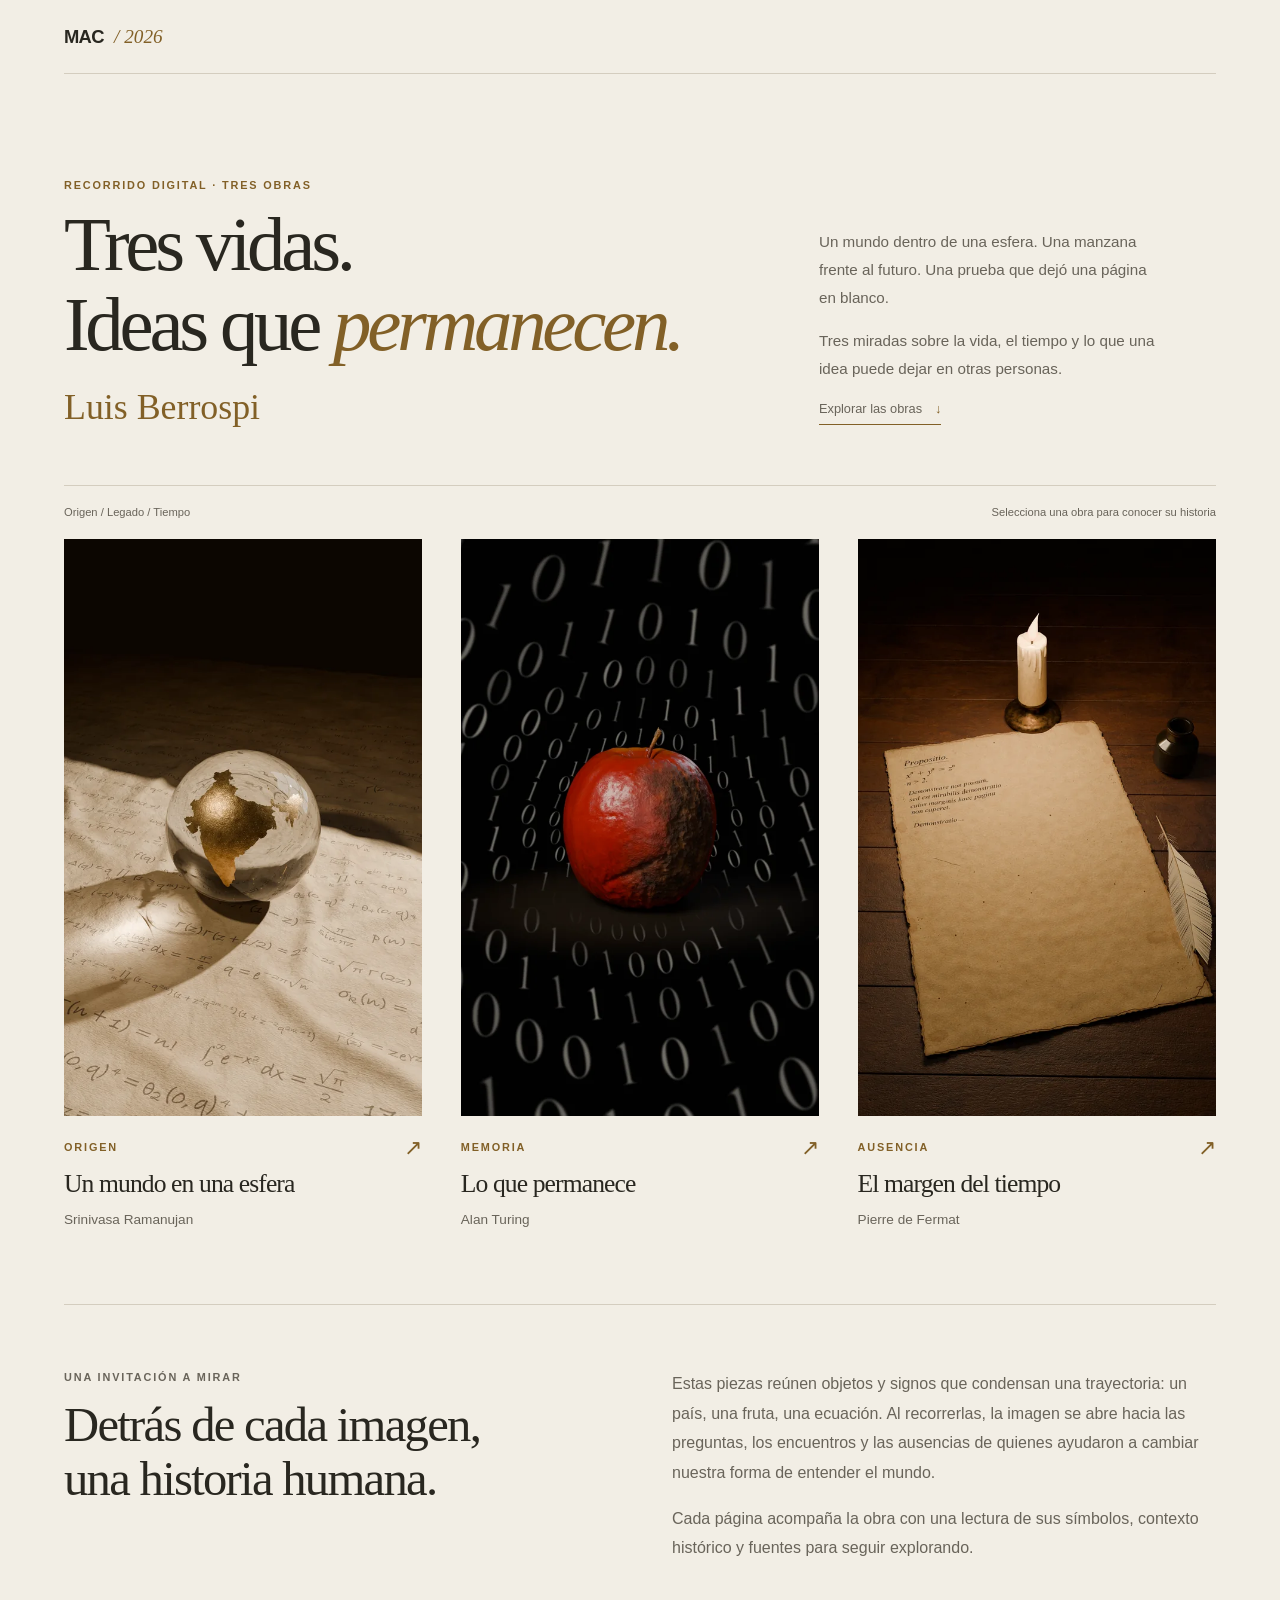
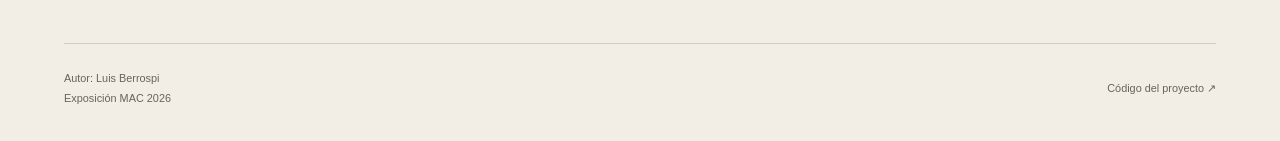
<file: index.html>
<!doctype html>
<html lang="es"><head>
<meta charset="utf-8"><meta name="viewport" content="width=device-width, initial-scale=1">
<meta name="author" content="Luis Berrospi">
<title>Arte, ciencia y memoria · MAC 2026</title>
<meta name="description" content="Tres obras sobre Ramanujan, Turing y Fermat: el origen de una mirada, la persistencia de un legado y el tiempo de una demostración.">
<meta name="theme-color" content="#f2eee5">
<link rel="canonical" href="https://lender512.github.io/mac-2026-obras/">
<meta property="og:type" content="website">
<meta property="og:title" content="Arte, ciencia y memoria · MAC 2026">
<meta property="og:description" content="Tres obras sobre Ramanujan, Turing y Fermat: el origen de una mirada, la persistencia de un legado y el tiempo de una demostración.">
<meta property="og:url" content="https://lender512.github.io/mac-2026-obras/">
<meta property="og:locale" content="es_PE">
<meta property="og:image" content="https://lender512.github.io/mac-2026-obras/assets/images/ramanujan.webp">
<meta property="og:image:alt" content="Obra digital de la exposición MAC 2026">
<meta name="twitter:card" content="summary_large_image">
<link rel="icon" type="image/svg+xml" href="assets/favicon.svg">
<link rel="stylesheet" href="assets/site.css">
<script src="assets/site.js" defer></script>
</head><body data-theme="home"><a class="skip" href="#contenido">Saltar al contenido</a>
<div class="shell"><header class="site-header"><span class="brand"><strong>MAC</strong><span>/ 2026</span></span></header></div><main id="contenido" class="shell"><section class="home-intro" aria-labelledby="titulo"><div><p class="eyebrow">Recorrido digital · Tres obras</p><h1 id="titulo">Tres vidas.<br>Ideas que <em>permanecen.</em></h1><p class="author-subtitle">Luis Berrospi</p></div><div class="intro-note"><p>Un mundo dentro de una esfera. Una manzana frente al futuro. Una prueba que dejó una página en blanco.</p><p>Tres miradas sobre la vida, el tiempo y lo que una idea puede dejar en otras personas.</p><a class="text-link" href="#obras">Explorar las obras <span aria-hidden="true">↓</span></a></div></section>
    <section id="obras" aria-label="Las tres obras"><div class="gallery-heading"><p>Origen / Legado / Tiempo</p><p>Selecciona una obra para conocer su historia</p></div><div class="gallery"><a class="gallery-piece" href="ramanujan/"><div class="gallery-image"><img src="assets/images/ramanujan-600.webp" srcset="assets/images/ramanujan-600.webp 600w, assets/images/ramanujan.webp 1600w" sizes="(max-width: 640px) calc(100vw - 40px), (max-width: 1440px) 28vw, 400px" width="1600" height="2574" alt="Una esfera de cristal con el mapa de India en oro sobre un papel cubierto de fórmulas matemáticas; una luz diagonal atraviesa la escena."></div>
        <div class="gallery-meta"><span class="eyebrow">Origen</span><span class="arrow" aria-hidden="true">↗</span></div><h2>Un mundo en una esfera</h2><p class="artist">Srinivasa Ramanujan</p></a><a class="gallery-piece" href="turing/"><div class="gallery-image"><img src="assets/images/turing-600.webp" srcset="assets/images/turing-600.webp 600w, assets/images/turing.webp 1600w" sizes="(max-width: 640px) calc(100vw - 40px), (max-width: 1440px) 28vw, 400px" width="1600" height="2574" alt="Una manzana roja podrida y arrugada en el centro de un fondo negro de ceros y unos en espiral, cada vez más grandes hacia los bordes."></div>
        <div class="gallery-meta"><span class="eyebrow">Memoria</span><span class="arrow" aria-hidden="true">↗</span></div><h2>Lo que permanece</h2><p class="artist">Alan Turing</p></a><a class="gallery-piece" href="fermat/"><div class="gallery-image"><img src="assets/images/fermat-600.webp" srcset="assets/images/fermat-600.webp 600w, assets/images/fermat.webp 1600w" sizes="(max-width: 640px) calc(100vw - 40px), (max-width: 1440px) 28vw, 400px" width="1600" height="2574" alt="Un manuscrito envejecido sobre madera oscura, junto a una vela encendida, un tintero y una pluma de ave. En la esquina superior izquierda, una ecuación y una demostración apenas iniciada dejan casi toda la hoja vacía."></div>
        <div class="gallery-meta"><span class="eyebrow">Ausencia</span><span class="arrow" aria-hidden="true">↗</span></div><h2>El margen del tiempo</h2><p class="artist">Pierre de Fermat</p></a></div></section>
    <section class="home-ending" aria-labelledby="mirada"><div><p class="eyebrow">Una invitación a mirar</p><h2 id="mirada">Detrás de cada imagen,<br>una historia humana.</h2></div><div><p>Estas piezas reúnen objetos y signos que condensan una trayectoria: un país, una fruta, una ecuación. Al recorrerlas, la imagen se abre hacia las preguntas, los encuentros y las ausencias de quienes ayudaron a cambiar nuestra forma de entender el mundo.</p><p>Cada página acompaña la obra con una lectura de sus símbolos, contexto histórico y fuentes para seguir explorando.</p></div></section></main><div class="shell"><footer class="site-footer"><span>Autor: Luis Berrospi<br>Exposición MAC 2026</span><div class="footer-links"><a href="https://github.com/lender512/mac-2026-obras">Código del proyecto ↗</a></div></footer></div></body></html>
</file>
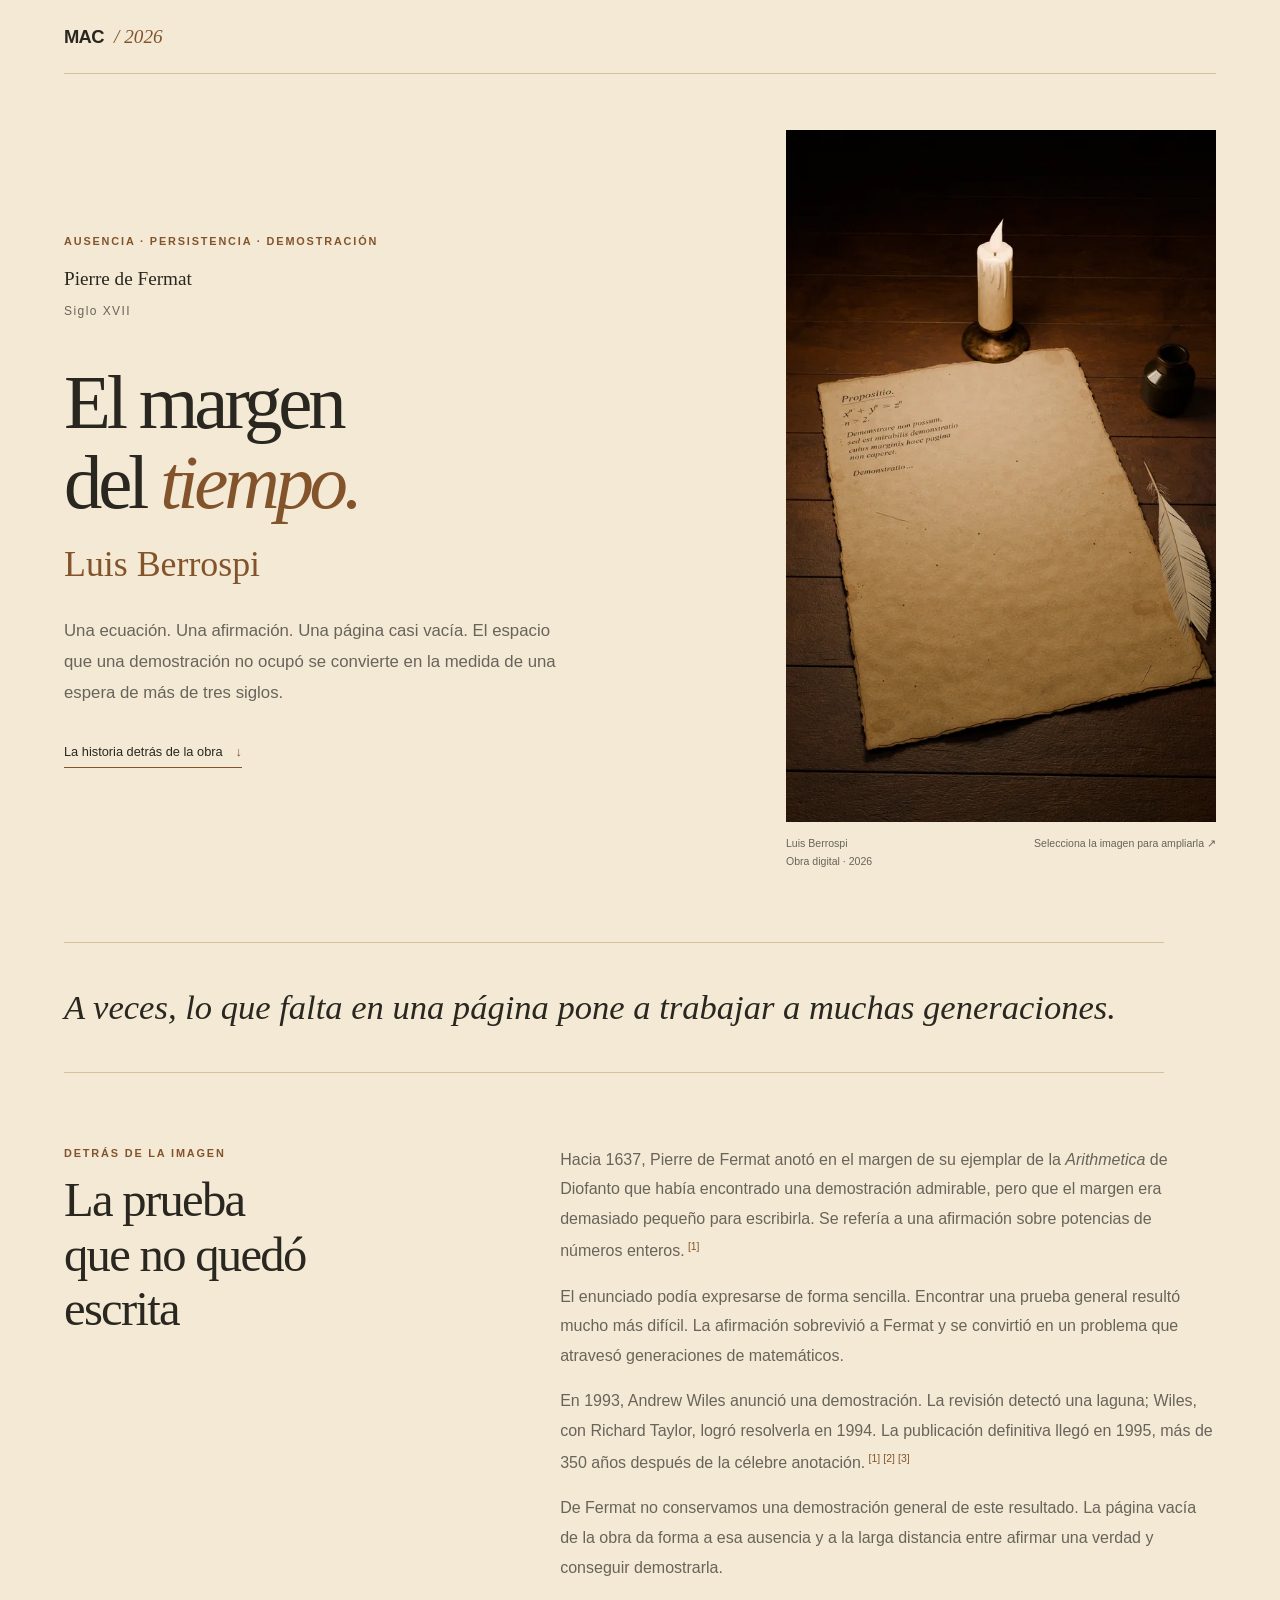
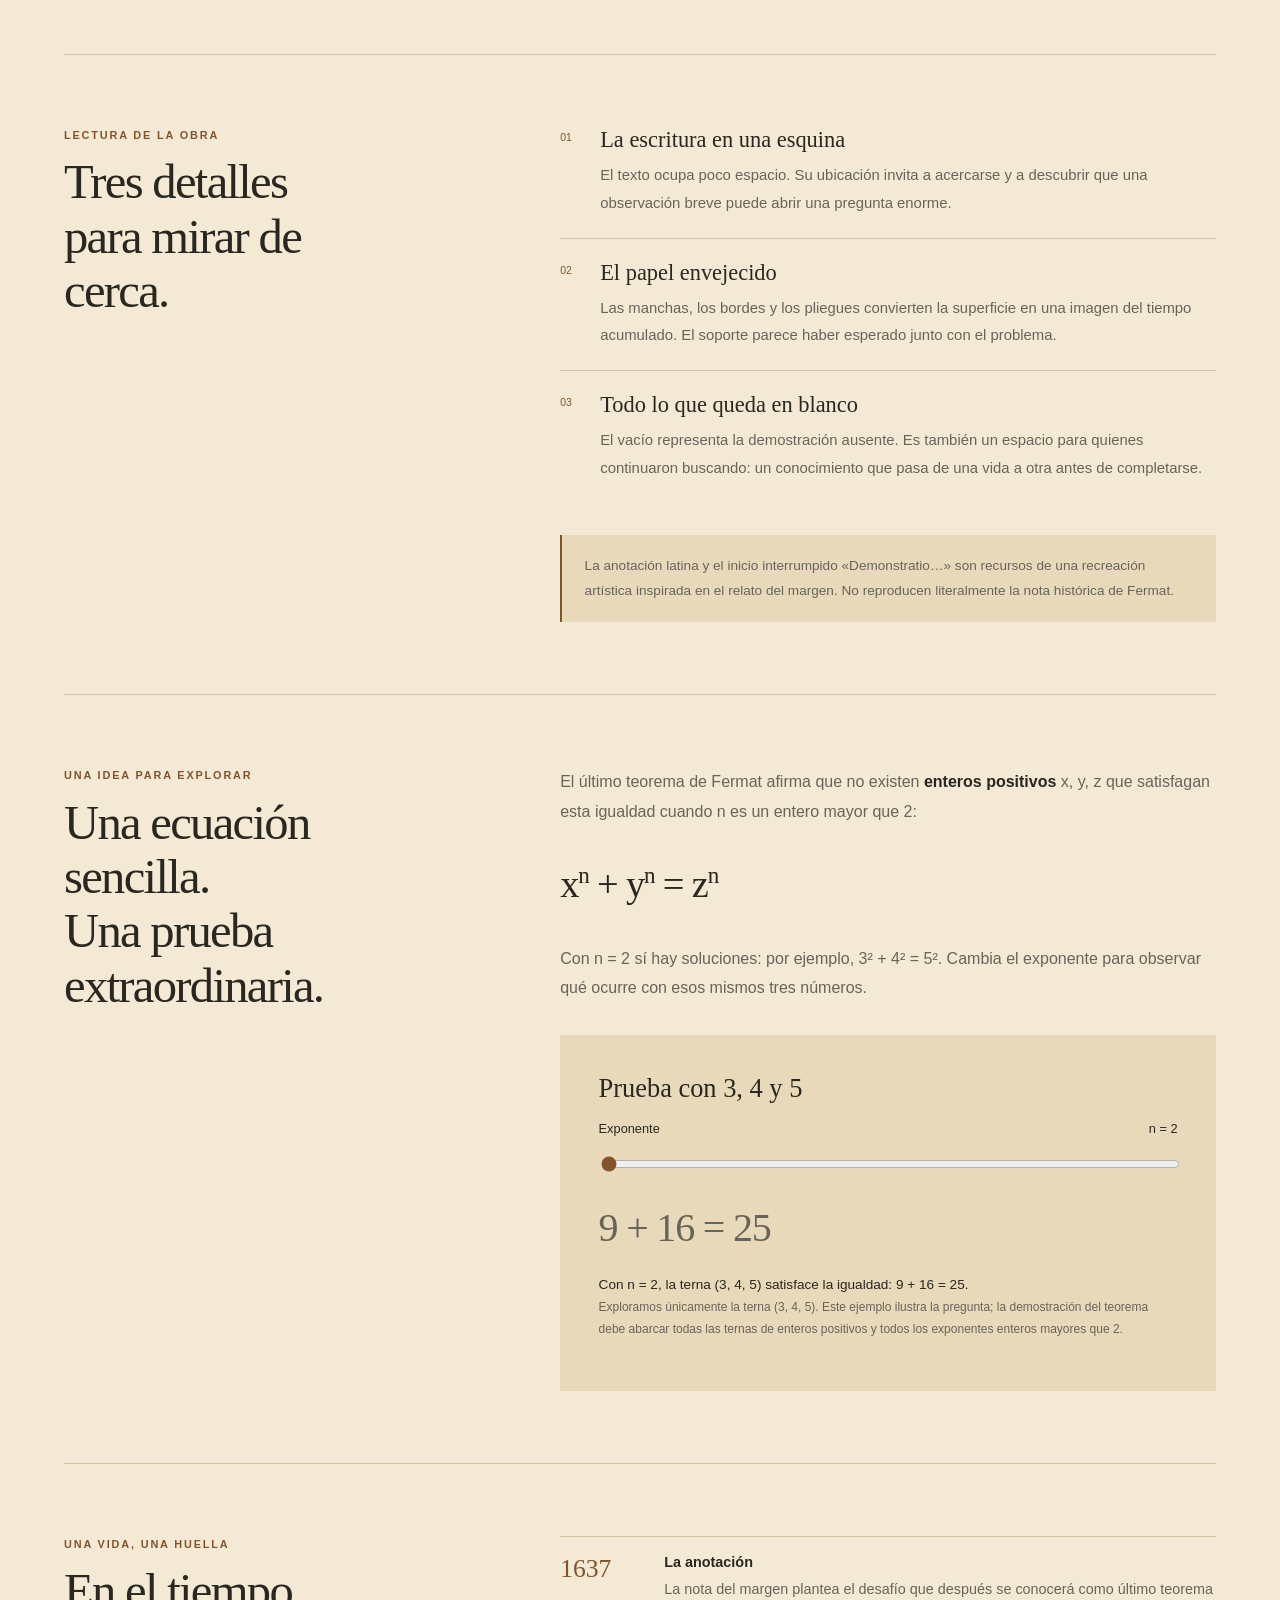
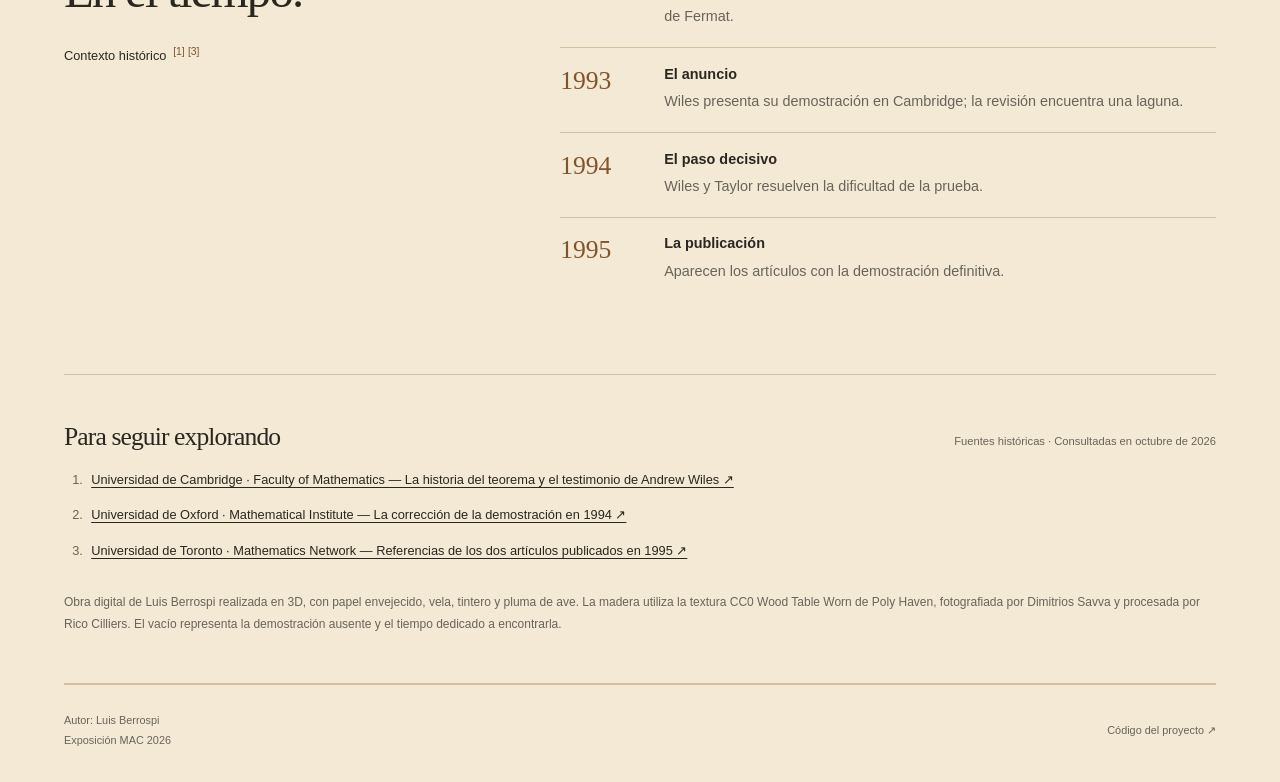
<file: fermat/index.html>
<!doctype html>
<html lang="es"><head>
<meta charset="utf-8"><meta name="viewport" content="width=device-width, initial-scale=1">
<meta name="author" content="Luis Berrospi">
<title>Pierre de Fermat — El margen del tiempo · MAC 2026</title>
<meta name="description" content="Una ecuación. Una afirmación. Una página casi vacía. El espacio que una demostración no ocupó se convierte en la medida de una espera de más de tres siglos.">
<meta name="theme-color" content="#f2eee5">
<link rel="canonical" href="https://lender512.github.io/mac-2026-obras/fermat/">
<meta property="og:type" content="article">
<meta property="og:title" content="Pierre de Fermat — El margen del tiempo · MAC 2026">
<meta property="og:description" content="Una ecuación. Una afirmación. Una página casi vacía. El espacio que una demostración no ocupó se convierte en la medida de una espera de más de tres siglos.">
<meta property="og:url" content="https://lender512.github.io/mac-2026-obras/fermat/">
<meta property="og:locale" content="es_PE">
<meta property="og:image" content="https://lender512.github.io/mac-2026-obras/assets/images/fermat.webp">
<meta property="og:image:alt" content="Obra digital de la exposición MAC 2026">
<meta name="twitter:card" content="summary_large_image">
<link rel="icon" type="image/svg+xml" href="../assets/favicon.svg">
<link rel="stylesheet" href="../assets/site.css">
<script src="../assets/site.js" defer></script>
</head><body data-theme="fermat"><a class="skip" href="#contenido">Saltar al contenido</a>
<div class="shell"><header class="site-header"><span class="brand"><strong>MAC</strong><span>/ 2026</span></span></header></div><main id="contenido" class="shell"><section class="hero" aria-labelledby="titulo"><div class="hero-copy"><p class="eyebrow">Ausencia · Persistencia · Demostración</p><p class="person">Pierre de Fermat</p><p class="life-dates">Siglo XVII</p><h1 id="titulo">El margen<br>del <em>tiempo.</em></h1><p class="author-subtitle" aria-label="Autor de la obra: Luis Berrospi">Luis Berrospi</p><p class="lede">Una ecuación. Una afirmación. Una página casi vacía. El espacio que una demostración no ocupó se convierte en la medida de una espera de más de tres siglos.</p><a class="text-link" href="#historia">La historia detrás de la obra <span aria-hidden="true">↓</span></a></div>
    <figure class="hero-art"><a class="artwork-link" href="../assets/images/fermat.webp" data-artwork aria-label="Ampliar la obra: El margen del tiempo"><img src="../assets/images/fermat.webp" srcset="../assets/images/fermat-600.webp 600w, ../assets/images/fermat.webp 1600w" sizes="(max-width: 640px) calc(100vw - 40px), (max-width: 900px) 43vw, 430px" width="1600" height="2574" fetchpriority="high" alt="Un manuscrito envejecido sobre madera oscura, junto a una vela encendida, un tintero y una pluma de ave. En la esquina superior izquierda, una ecuación y una demostración apenas iniciada dejan casi toda la hoja vacía."></a><figcaption><span>Luis Berrospi<br>Obra digital · 2026</span><span>Selecciona la imagen para ampliarla ↗</span></figcaption></figure></section>
    <p class="quote-band">A veces, lo que falta en una página pone a trabajar a muchas generaciones.</p>
    <section class="reading-section" id="historia" aria-labelledby="historia-titulo"><div class="section-title"><p class="eyebrow">Detrás de la imagen</p><h2 id="historia-titulo">La prueba<br>que no quedó escrita</h2></div><div class="prose"><p>Hacia 1637, Pierre de Fermat anotó en el margen de su ejemplar de la <em>Arithmetica</em> de Diofanto que había encontrado una demostración admirable, pero que el margen era demasiado pequeño para escribirla. Se refería a una afirmación sobre potencias de números enteros.<sup><a class="source-ref" href="#fuente-1" aria-label="Consultar fuente 1">[1]</a></sup></p>
        <p>El enunciado podía expresarse de forma sencilla. Encontrar una prueba general resultó mucho más difícil. La afirmación sobrevivió a Fermat y se convirtió en un problema que atravesó generaciones de matemáticos.</p>
        <p>En 1993, Andrew Wiles anunció una demostración. La revisión detectó una laguna; Wiles, con Richard Taylor, logró resolverla en 1994. La publicación definitiva llegó en 1995, más de 350 años después de la célebre anotación.<sup><a class="source-ref" href="#fuente-1" aria-label="Consultar fuente 1">[1]</a></sup><sup><a class="source-ref" href="#fuente-2" aria-label="Consultar fuente 2">[2]</a></sup><sup><a class="source-ref" href="#fuente-3" aria-label="Consultar fuente 3">[3]</a></sup></p>
        <p>De Fermat no conservamos una demostración general de este resultado. La página vacía de la obra da forma a esa ausencia y a la larga distancia entre afirmar una verdad y conseguir demostrarla.</p></div></section>
    <section class="reading-section" aria-labelledby="simbolos-titulo"><div class="section-title"><p class="eyebrow">Lectura de la obra</p><h2 id="simbolos-titulo">Tres detalles<br>para mirar de cerca.</h2></div><div class="prose"><ol class="detail-list"><li><h3>La escritura en una esquina</h3><p>El texto ocupa poco espacio. Su ubicación invita a acercarse y a descubrir que una observación breve puede abrir una pregunta enorme.</p></li><li><h3>El papel envejecido</h3><p>Las manchas, los bordes y los pliegues convierten la superficie en una imagen del tiempo acumulado. El soporte parece haber esperado junto con el problema.</p></li><li><h3>Todo lo que queda en blanco</h3><p>El vacío representa la demostración ausente. Es también un espacio para quienes continuaron buscando: un conocimiento que pasa de una vida a otra antes de completarse.</p></li></ol><p class="aside-note">La anotación latina y el inicio interrumpido «Demonstratio…» son recursos de una recreación artística inspirada en el relato del margen. No reproducen literalmente la nota histórica de Fermat.</p></div></section><section class="reading-section" aria-labelledby="teorema-titulo">
          <div class="section-title"><p class="eyebrow">Una idea para explorar</p><h2 id="teorema-titulo">Una ecuación sencilla.<br>Una prueba extraordinaria.</h2></div>
          <div class="prose"><p>El último teorema de Fermat afirma que no existen <strong>enteros positivos</strong> x, y, z que satisfagan esta igualdad cuando n es un entero mayor que 2:</p>
          <div class="equation" aria-label="x elevado a n más y elevado a n es igual a z elevado a n">x<sup>n</sup> + y<sup>n</sup> = z<sup>n</sup></div>
          <p>Con n = 2 sí hay soluciones: por ejemplo, 3² + 4² = 5². Cambia el exponente para observar qué ocurre con esos mismos tres números.</p>
          <div class="experiment" data-experiment><h3>Prueba con 3, 4 y 5</h3>
            <label for="exponente"><span>Exponente</span><span data-exponent>n = 2</span></label>
            <input id="exponente" type="range" min="2" max="8" step="1" value="2" aria-describedby="experimento-nota">
            <div aria-live="polite" aria-atomic="true"><p class="equation" data-result>9 + 16 = 25</p><p data-result-note>Con n = 2, la terna (3, 4, 5) satisface la igualdad: 9 + 16 = 25.</p></div>
            <p class="experiment-note" id="experimento-nota">Exploramos únicamente la terna (3, 4, 5). Este ejemplo ilustra la pregunta; la demostración del teorema debe abarcar todas las ternas de enteros positivos y todos los exponentes enteros mayores que 2.</p>
            <noscript><p>Activa JavaScript para mover el exponente. El ejemplo inicial muestra 3² + 4² = 5².</p></noscript>
          </div></div></section><section class="reading-section" aria-labelledby="tiempo-titulo"><div class="section-title"><p class="eyebrow">Una vida, una huella</p><h2 id="tiempo-titulo">En el tiempo.</h2><p class="small-link">Contexto histórico <sup><a class="source-ref" href="#fuente-1" aria-label="Consultar fuente 1">[1]</a></sup><sup><a class="source-ref" href="#fuente-3" aria-label="Consultar fuente 3">[3]</a></sup></p></div><ol class="timeline prose"><li><time datetime="1637">1637</time><div><h3>La anotación</h3><p>La nota del margen plantea el desafío que después se conocerá como último teorema de Fermat.</p></div></li><li><time datetime="1993">1993</time><div><h3>El anuncio</h3><p>Wiles presenta su demostración en Cambridge; la revisión encuentra una laguna.</p></div></li><li><time datetime="1994">1994</time><div><h3>El paso decisivo</h3><p>Wiles y Taylor resuelven la dificultad de la prueba.</p></div></li><li><time datetime="1995">1995</time><div><h3>La publicación</h3><p>Aparecen los artículos con la demostración definitiva.</p></div></li></ol></section><section class="sources" aria-labelledby="fuentes-titulo"><div class="sources-heading"><h2 id="fuentes-titulo">Para seguir explorando</h2><p>Fuentes históricas · Consultadas en octubre de 2026</p></div><ol><li id="fuente-1"><a href="https://www.maths.cam.ac.uk/features/fermats-last-theorem-history-new-mathematics">Universidad de Cambridge · Faculty of Mathematics — La historia del teorema y el testimonio de Andrew Wiles ↗</a></li><li id="fuente-2"><a href="https://www.maths.ox.ac.uk/node/12982">Universidad de Oxford · Mathematical Institute — La corrección de la demostración en 1994 ↗</a></li><li id="fuente-3"><a href="https://www.math.toronto.edu/mathnet/plain/questionCorner/fermatstatus.html">Universidad de Toronto · Mathematics Network — Referencias de los dos artículos publicados en 1995 ↗</a></li></ol><p class="credit">Obra digital de Luis Berrospi realizada en 3D, con papel envejecido, vela, tintero y pluma de ave. La madera utiliza la textura CC0 Wood Table Worn de Poly Haven, fotografiada por Dimitrios Savva y procesada por Rico Cilliers. El vacío representa la demostración ausente y el tiempo dedicado a encontrarla.</p></section></main>
    <dialog class="art-dialog" aria-labelledby="obra-ampliada"><button type="button" aria-label="Cerrar imagen ampliada">Cerrar ×</button><img src="../assets/images/fermat.webp" alt="Un manuscrito envejecido sobre madera oscura, junto a una vela encendida, un tintero y una pluma de ave. En la esquina superior izquierda, una ecuación y una demostración apenas iniciada dejan casi toda la hoja vacía." loading="lazy" width="1600" height="2574"><p id="obra-ampliada">El margen del tiempo · Pierre de Fermat</p></dialog><div class="shell"><footer class="site-footer"><span>Autor: Luis Berrospi<br>Exposición MAC 2026</span><div class="footer-links"><a href="https://github.com/lender512/mac-2026-obras">Código del proyecto ↗</a></div></footer></div></body></html>
</file>
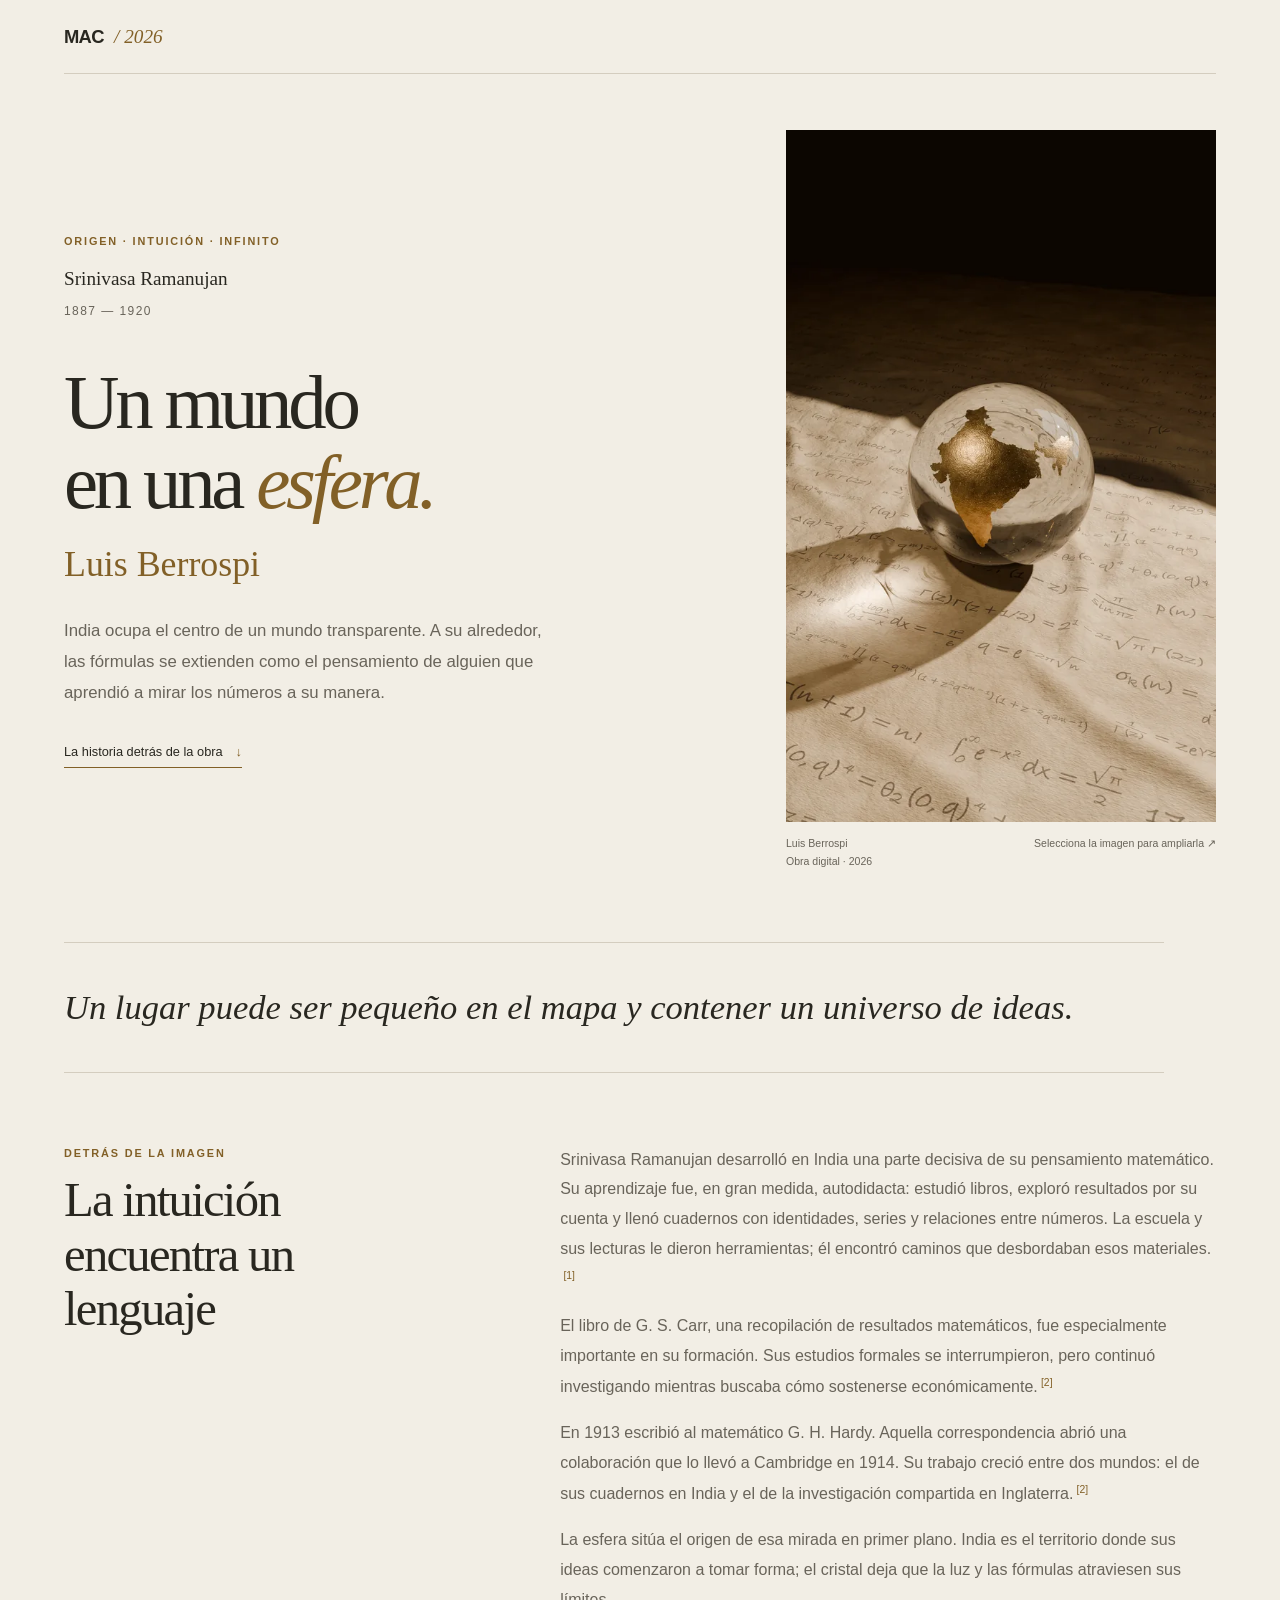
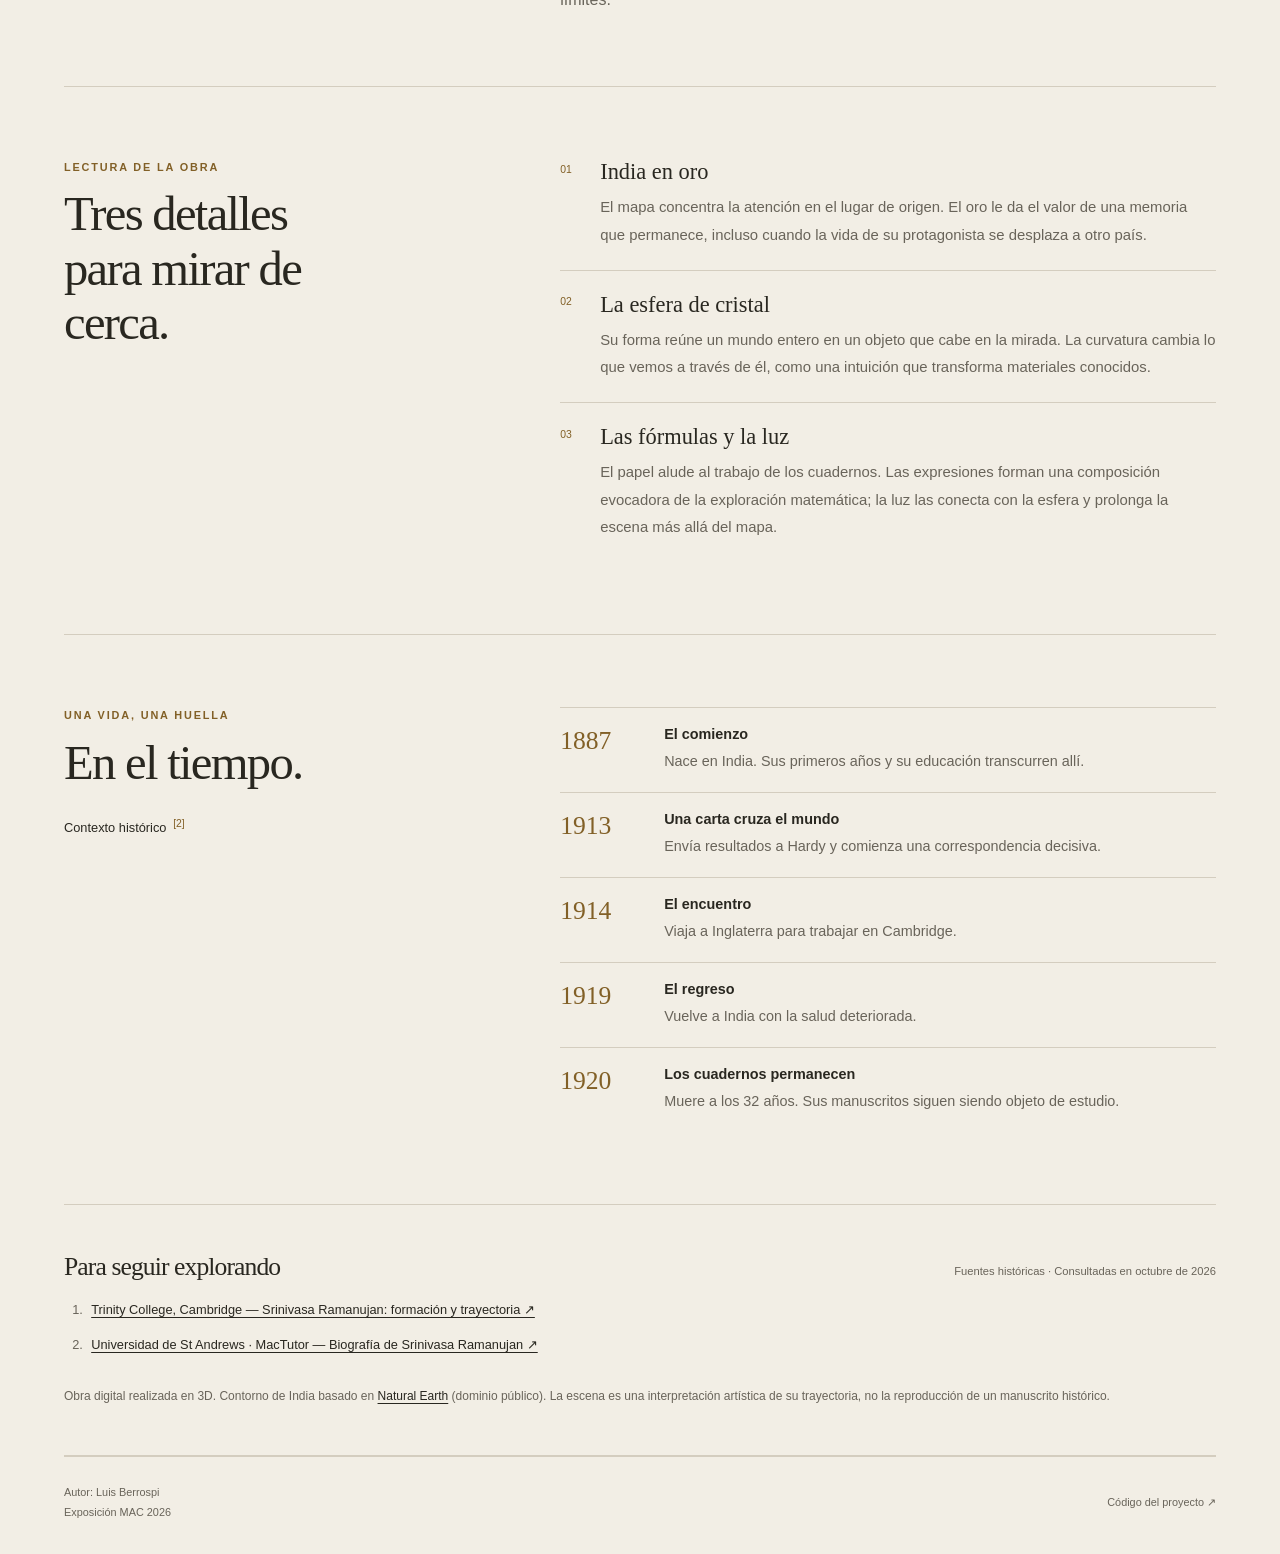
<file: ramanujan/index.html>
<!doctype html>
<html lang="es"><head>
<meta charset="utf-8"><meta name="viewport" content="width=device-width, initial-scale=1">
<meta name="author" content="Luis Berrospi">
<title>Srinivasa Ramanujan — Un mundo en una esfera · MAC 2026</title>
<meta name="description" content="India ocupa el centro de un mundo transparente. A su alrededor, las fórmulas se extienden como el pensamiento de alguien que aprendió a mirar los números a su manera.">
<meta name="theme-color" content="#f2eee5">
<link rel="canonical" href="https://lender512.github.io/mac-2026-obras/ramanujan/">
<meta property="og:type" content="article">
<meta property="og:title" content="Srinivasa Ramanujan — Un mundo en una esfera · MAC 2026">
<meta property="og:description" content="India ocupa el centro de un mundo transparente. A su alrededor, las fórmulas se extienden como el pensamiento de alguien que aprendió a mirar los números a su manera.">
<meta property="og:url" content="https://lender512.github.io/mac-2026-obras/ramanujan/">
<meta property="og:locale" content="es_PE">
<meta property="og:image" content="https://lender512.github.io/mac-2026-obras/assets/images/ramanujan.webp">
<meta property="og:image:alt" content="Obra digital de la exposición MAC 2026">
<meta name="twitter:card" content="summary_large_image">
<link rel="icon" type="image/svg+xml" href="../assets/favicon.svg">
<link rel="stylesheet" href="../assets/site.css">
<script src="../assets/site.js" defer></script>
</head><body data-theme="ramanujan"><a class="skip" href="#contenido">Saltar al contenido</a>
<div class="shell"><header class="site-header"><span class="brand"><strong>MAC</strong><span>/ 2026</span></span></header></div><main id="contenido" class="shell"><section class="hero" aria-labelledby="titulo"><div class="hero-copy"><p class="eyebrow">Origen · Intuición · Infinito</p><p class="person">Srinivasa Ramanujan</p><p class="life-dates">1887 — 1920</p><h1 id="titulo">Un mundo<br>en una <em>esfera.</em></h1><p class="author-subtitle" aria-label="Autor de la obra: Luis Berrospi">Luis Berrospi</p><p class="lede">India ocupa el centro de un mundo transparente. A su alrededor, las fórmulas se extienden como el pensamiento de alguien que aprendió a mirar los números a su manera.</p><a class="text-link" href="#historia">La historia detrás de la obra <span aria-hidden="true">↓</span></a></div>
    <figure class="hero-art"><a class="artwork-link" href="../assets/images/ramanujan.webp" data-artwork aria-label="Ampliar la obra: Un mundo en una esfera"><img src="../assets/images/ramanujan.webp" srcset="../assets/images/ramanujan-600.webp 600w, ../assets/images/ramanujan.webp 1600w" sizes="(max-width: 640px) calc(100vw - 40px), (max-width: 900px) 43vw, 430px" width="1600" height="2574" fetchpriority="high" alt="Una esfera de cristal con el mapa de India en oro sobre un papel cubierto de fórmulas matemáticas; una luz diagonal atraviesa la escena."></a><figcaption><span>Luis Berrospi<br>Obra digital · 2026</span><span>Selecciona la imagen para ampliarla ↗</span></figcaption></figure></section>
    <p class="quote-band">Un lugar puede ser pequeño en el mapa y contener un universo de ideas.</p>
    <section class="reading-section" id="historia" aria-labelledby="historia-titulo"><div class="section-title"><p class="eyebrow">Detrás de la imagen</p><h2 id="historia-titulo">La intuición<br>encuentra un lenguaje</h2></div><div class="prose"><p>Srinivasa Ramanujan desarrolló en India una parte decisiva de su pensamiento matemático. Su aprendizaje fue, en gran medida, autodidacta: estudió libros, exploró resultados por su cuenta y llenó cuadernos con identidades, series y relaciones entre números. La escuela y sus lecturas le dieron herramientas; él encontró caminos que desbordaban esos materiales.<sup><a class="source-ref" href="#fuente-1" aria-label="Consultar fuente 1">[1]</a></sup></p>
        <p>El libro de G. S. Carr, una recopilación de resultados matemáticos, fue especialmente importante en su formación. Sus estudios formales se interrumpieron, pero continuó investigando mientras buscaba cómo sostenerse económicamente.<sup><a class="source-ref" href="#fuente-2" aria-label="Consultar fuente 2">[2]</a></sup></p>
        <p>En 1913 escribió al matemático G. H. Hardy. Aquella correspondencia abrió una colaboración que lo llevó a Cambridge en 1914. Su trabajo creció entre dos mundos: el de sus cuadernos en India y el de la investigación compartida en Inglaterra.<sup><a class="source-ref" href="#fuente-2" aria-label="Consultar fuente 2">[2]</a></sup></p>
        <p>La esfera sitúa el origen de esa mirada en primer plano. India es el territorio donde sus ideas comenzaron a tomar forma; el cristal deja que la luz y las fórmulas atraviesen sus límites.</p></div></section>
    <section class="reading-section" aria-labelledby="simbolos-titulo"><div class="section-title"><p class="eyebrow">Lectura de la obra</p><h2 id="simbolos-titulo">Tres detalles<br>para mirar de cerca.</h2></div><div class="prose"><ol class="detail-list"><li><h3>India en oro</h3><p>El mapa concentra la atención en el lugar de origen. El oro le da el valor de una memoria que permanece, incluso cuando la vida de su protagonista se desplaza a otro país.</p></li><li><h3>La esfera de cristal</h3><p>Su forma reúne un mundo entero en un objeto que cabe en la mirada. La curvatura cambia lo que vemos a través de él, como una intuición que transforma materiales conocidos.</p></li><li><h3>Las fórmulas y la luz</h3><p>El papel alude al trabajo de los cuadernos. Las expresiones forman una composición evocadora de la exploración matemática; la luz las conecta con la esfera y prolonga la escena más allá del mapa.</p></li></ol></div></section><section class="reading-section" aria-labelledby="tiempo-titulo"><div class="section-title"><p class="eyebrow">Una vida, una huella</p><h2 id="tiempo-titulo">En el tiempo.</h2><p class="small-link">Contexto histórico <sup><a class="source-ref" href="#fuente-2" aria-label="Consultar fuente 2">[2]</a></sup></p></div><ol class="timeline prose"><li><time datetime="1887">1887</time><div><h3>El comienzo</h3><p>Nace en India. Sus primeros años y su educación transcurren allí.</p></div></li><li><time datetime="1913">1913</time><div><h3>Una carta cruza el mundo</h3><p>Envía resultados a Hardy y comienza una correspondencia decisiva.</p></div></li><li><time datetime="1914">1914</time><div><h3>El encuentro</h3><p>Viaja a Inglaterra para trabajar en Cambridge.</p></div></li><li><time datetime="1919">1919</time><div><h3>El regreso</h3><p>Vuelve a India con la salud deteriorada.</p></div></li><li><time datetime="1920">1920</time><div><h3>Los cuadernos permanecen</h3><p>Muere a los 32 años. Sus manuscritos siguen siendo objeto de estudio.</p></div></li></ol></section><section class="sources" aria-labelledby="fuentes-titulo"><div class="sources-heading"><h2 id="fuentes-titulo">Para seguir explorando</h2><p>Fuentes históricas · Consultadas en octubre de 2026</p></div><ol><li id="fuente-1"><a href="https://explore.trin.cam.ac.uk/assets/ramanujan/">Trinity College, Cambridge — Srinivasa Ramanujan: formación y trayectoria ↗</a></li><li id="fuente-2"><a href="https://mathshistory.st-andrews.ac.uk/Biographies/Ramanujan/">Universidad de St Andrews · MacTutor — Biografía de Srinivasa Ramanujan ↗</a></li></ol><p class="credit">Obra digital realizada en 3D. Contorno de India basado en <a href="https://www.naturalearthdata.com/about/terms-of-use/">Natural Earth</a> (dominio público). La escena es una interpretación artística de su trayectoria, no la reproducción de un manuscrito histórico.</p></section></main>
    <dialog class="art-dialog" aria-labelledby="obra-ampliada"><button type="button" aria-label="Cerrar imagen ampliada">Cerrar ×</button><img src="../assets/images/ramanujan.webp" alt="Una esfera de cristal con el mapa de India en oro sobre un papel cubierto de fórmulas matemáticas; una luz diagonal atraviesa la escena." loading="lazy" width="1600" height="2574"><p id="obra-ampliada">Un mundo en una esfera · Srinivasa Ramanujan</p></dialog><div class="shell"><footer class="site-footer"><span>Autor: Luis Berrospi<br>Exposición MAC 2026</span><div class="footer-links"><a href="https://github.com/lender512/mac-2026-obras">Código del proyecto ↗</a></div></footer></div></body></html>
</file>
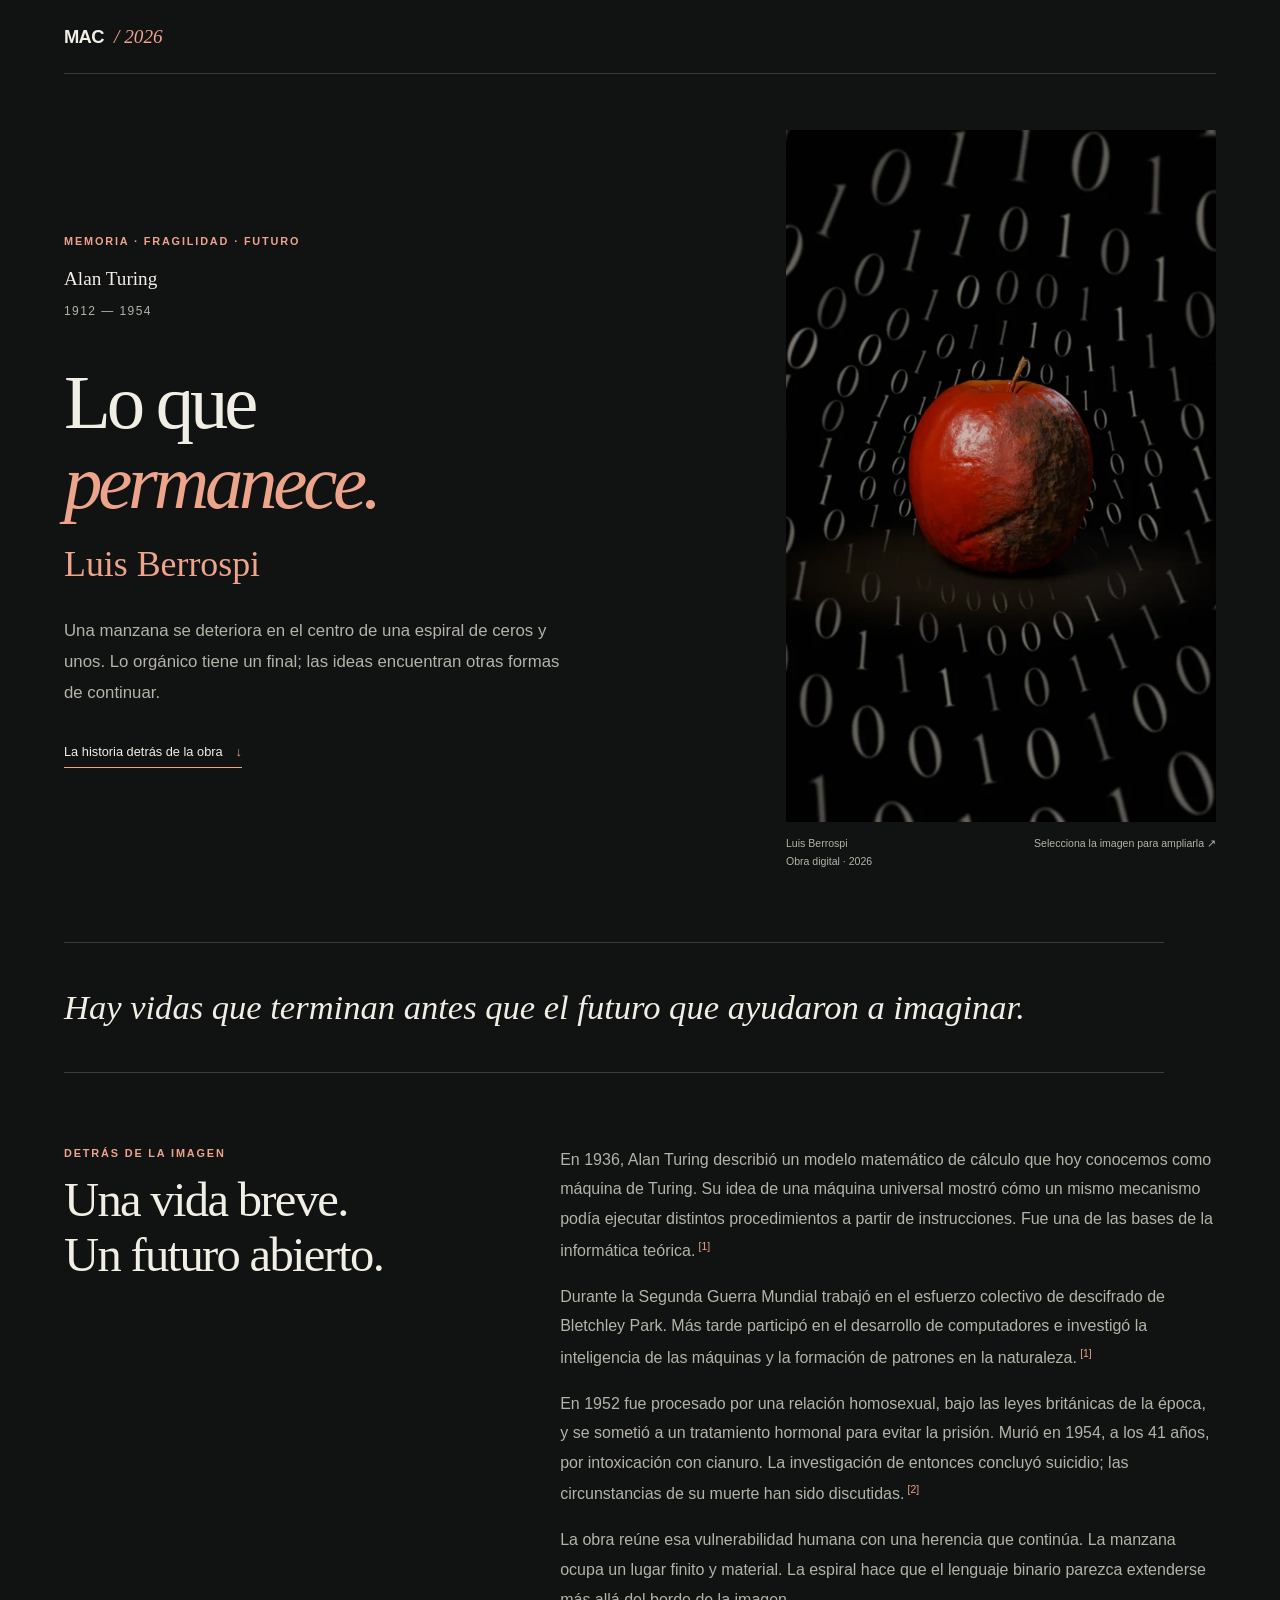
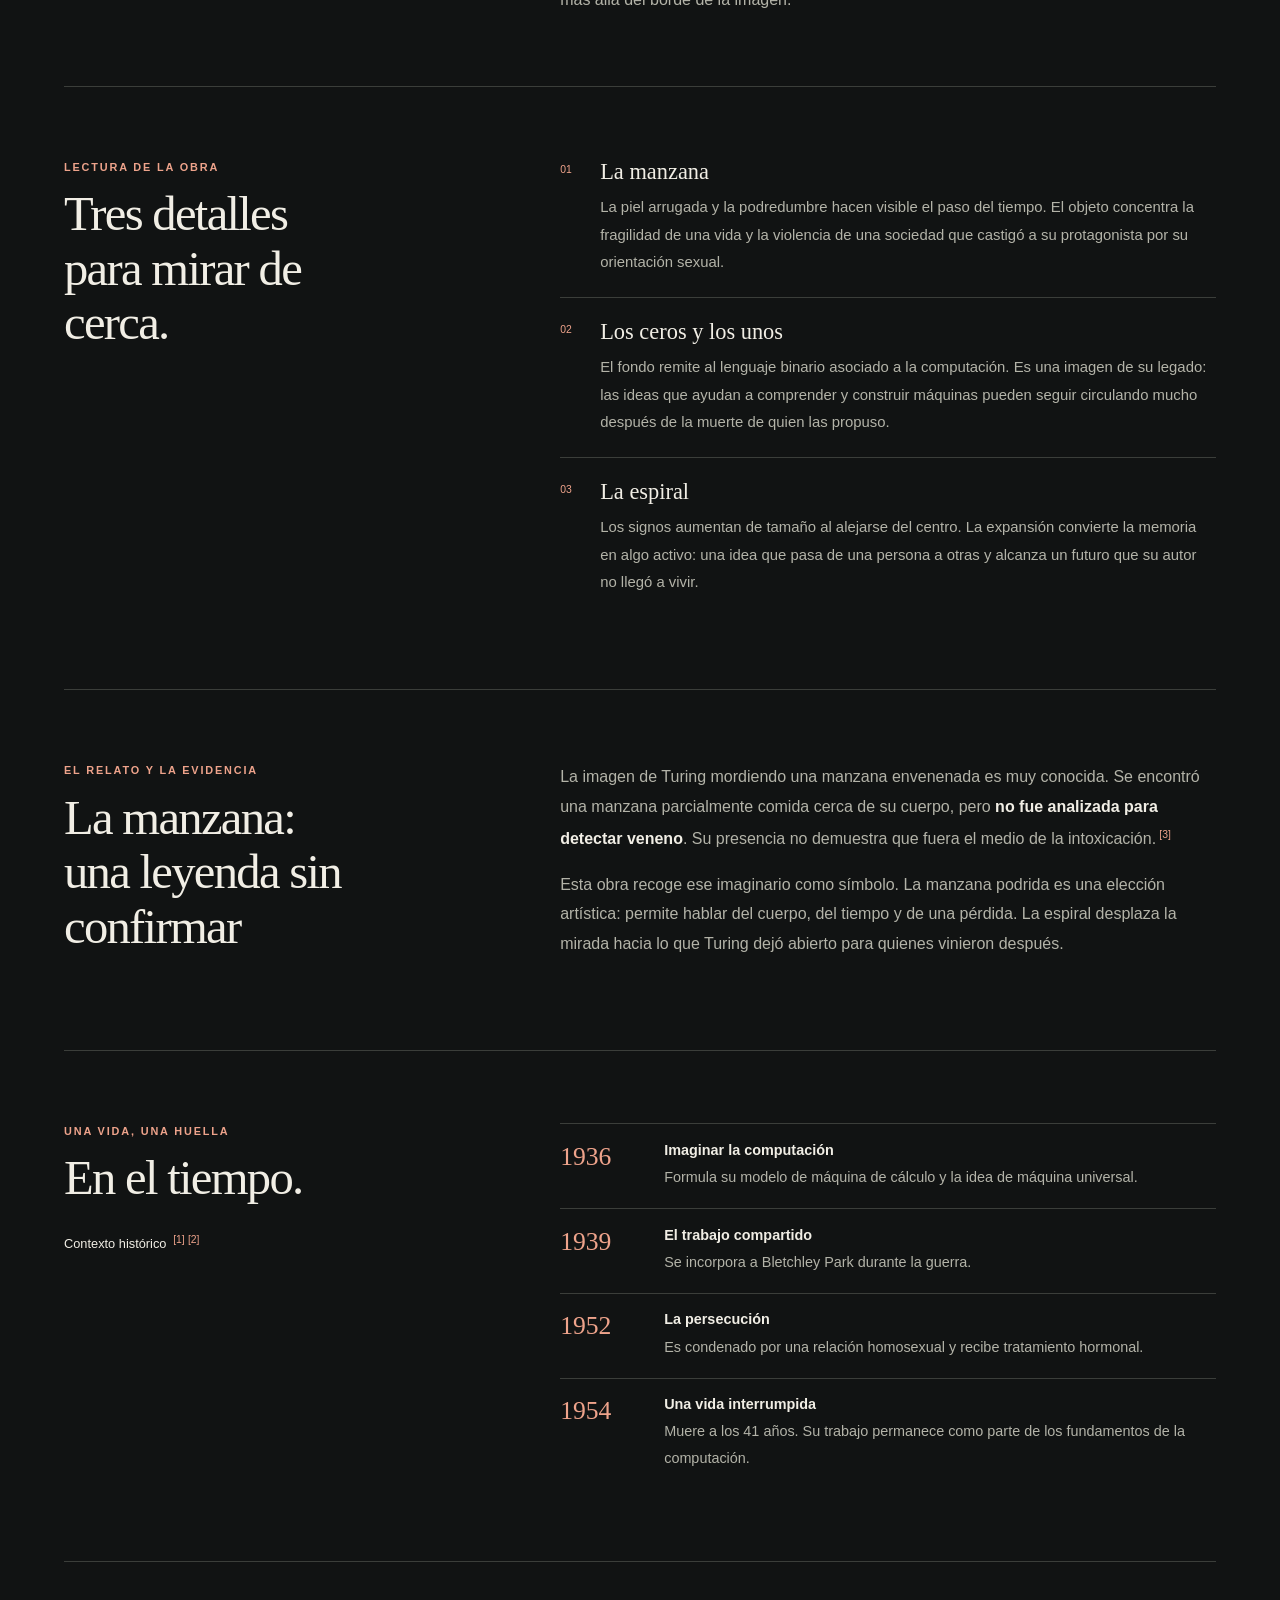
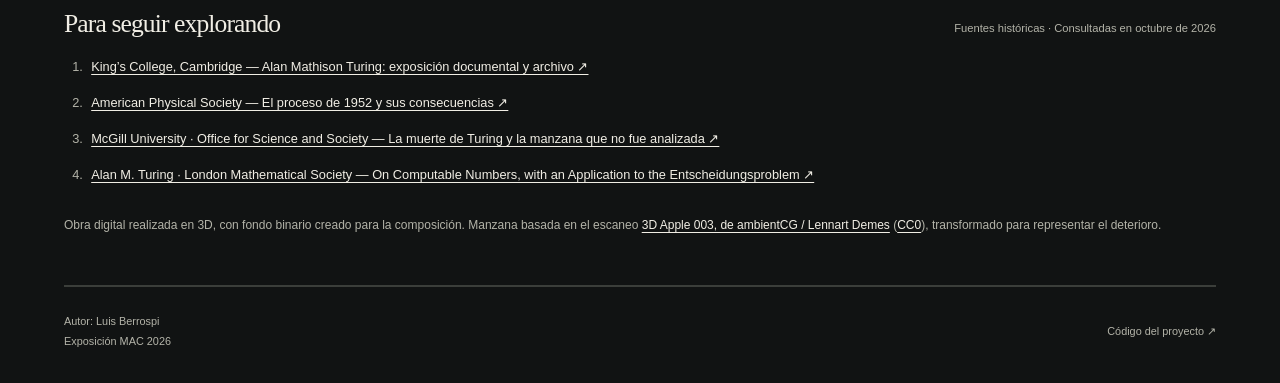
<file: turing/index.html>
<!doctype html>
<html lang="es"><head>
<meta charset="utf-8"><meta name="viewport" content="width=device-width, initial-scale=1">
<meta name="author" content="Luis Berrospi">
<title>Alan Turing — Lo que permanece · MAC 2026</title>
<meta name="description" content="Una manzana se deteriora en el centro de una espiral de ceros y unos. Lo orgánico tiene un final; las ideas encuentran otras formas de continuar.">
<meta name="theme-color" content="#111313">
<link rel="canonical" href="https://lender512.github.io/mac-2026-obras/turing/">
<meta property="og:type" content="article">
<meta property="og:title" content="Alan Turing — Lo que permanece · MAC 2026">
<meta property="og:description" content="Una manzana se deteriora en el centro de una espiral de ceros y unos. Lo orgánico tiene un final; las ideas encuentran otras formas de continuar.">
<meta property="og:url" content="https://lender512.github.io/mac-2026-obras/turing/">
<meta property="og:locale" content="es_PE">
<meta property="og:image" content="https://lender512.github.io/mac-2026-obras/assets/images/turing.webp">
<meta property="og:image:alt" content="Obra digital de la exposición MAC 2026">
<meta name="twitter:card" content="summary_large_image">
<link rel="icon" type="image/svg+xml" href="../assets/favicon.svg">
<link rel="stylesheet" href="../assets/site.css">
<script src="../assets/site.js" defer></script>
</head><body data-theme="turing"><a class="skip" href="#contenido">Saltar al contenido</a>
<div class="shell"><header class="site-header"><span class="brand"><strong>MAC</strong><span>/ 2026</span></span></header></div><main id="contenido" class="shell"><section class="hero" aria-labelledby="titulo"><div class="hero-copy"><p class="eyebrow">Memoria · Fragilidad · Futuro</p><p class="person">Alan Turing</p><p class="life-dates">1912 — 1954</p><h1 id="titulo">Lo que<br><em>permanece.</em></h1><p class="author-subtitle" aria-label="Autor de la obra: Luis Berrospi">Luis Berrospi</p><p class="lede">Una manzana se deteriora en el centro de una espiral de ceros y unos. Lo orgánico tiene un final; las ideas encuentran otras formas de continuar.</p><a class="text-link" href="#historia">La historia detrás de la obra <span aria-hidden="true">↓</span></a></div>
    <figure class="hero-art"><a class="artwork-link" href="../assets/images/turing.webp" data-artwork aria-label="Ampliar la obra: Lo que permanece"><img src="../assets/images/turing.webp" srcset="../assets/images/turing-600.webp 600w, ../assets/images/turing.webp 1600w" sizes="(max-width: 640px) calc(100vw - 40px), (max-width: 900px) 43vw, 430px" width="1600" height="2574" fetchpriority="high" alt="Una manzana roja podrida y arrugada en el centro de un fondo negro de ceros y unos en espiral, cada vez más grandes hacia los bordes."></a><figcaption><span>Luis Berrospi<br>Obra digital · 2026</span><span>Selecciona la imagen para ampliarla ↗</span></figcaption></figure></section>
    <p class="quote-band">Hay vidas que terminan antes que el futuro que ayudaron a imaginar.</p>
    <section class="reading-section" id="historia" aria-labelledby="historia-titulo"><div class="section-title"><p class="eyebrow">Detrás de la imagen</p><h2 id="historia-titulo">Una vida breve.<br>Un futuro abierto.</h2></div><div class="prose"><p>En 1936, Alan Turing describió un modelo matemático de cálculo que hoy conocemos como máquina de Turing. Su idea de una máquina universal mostró cómo un mismo mecanismo podía ejecutar distintos procedimientos a partir de instrucciones. Fue una de las bases de la informática teórica.<sup><a class="source-ref" href="#fuente-1" aria-label="Consultar fuente 1">[1]</a></sup></p>
        <p>Durante la Segunda Guerra Mundial trabajó en el esfuerzo colectivo de descifrado de Bletchley Park. Más tarde participó en el desarrollo de computadores e investigó la inteligencia de las máquinas y la formación de patrones en la naturaleza.<sup><a class="source-ref" href="#fuente-1" aria-label="Consultar fuente 1">[1]</a></sup></p>
        <p>En 1952 fue procesado por una relación homosexual, bajo las leyes británicas de la época, y se sometió a un tratamiento hormonal para evitar la prisión. Murió en 1954, a los 41 años, por intoxicación con cianuro. La investigación de entonces concluyó suicidio; las circunstancias de su muerte han sido discutidas.<sup><a class="source-ref" href="#fuente-2" aria-label="Consultar fuente 2">[2]</a></sup></p>
        <p>La obra reúne esa vulnerabilidad humana con una herencia que continúa. La manzana ocupa un lugar finito y material. La espiral hace que el lenguaje binario parezca extenderse más allá del borde de la imagen.</p></div></section>
    <section class="reading-section" aria-labelledby="simbolos-titulo"><div class="section-title"><p class="eyebrow">Lectura de la obra</p><h2 id="simbolos-titulo">Tres detalles<br>para mirar de cerca.</h2></div><div class="prose"><ol class="detail-list"><li><h3>La manzana</h3><p>La piel arrugada y la podredumbre hacen visible el paso del tiempo. El objeto concentra la fragilidad de una vida y la violencia de una sociedad que castigó a su protagonista por su orientación sexual.</p></li><li><h3>Los ceros y los unos</h3><p>El fondo remite al lenguaje binario asociado a la computación. Es una imagen de su legado: las ideas que ayudan a comprender y construir máquinas pueden seguir circulando mucho después de la muerte de quien las propuso.</p></li><li><h3>La espiral</h3><p>Los signos aumentan de tamaño al alejarse del centro. La expansión convierte la memoria en algo activo: una idea que pasa de una persona a otras y alcanza un futuro que su autor no llegó a vivir.</p></li></ol></div></section><section class="reading-section" aria-labelledby="manzana-titulo">
          <div class="section-title"><p class="eyebrow">El relato y la evidencia</p><h2 id="manzana-titulo">La manzana:<br>una leyenda sin confirmar</h2></div>
          <div class="prose"><p>La imagen de Turing mordiendo una manzana envenenada es muy conocida. Se encontró una manzana parcialmente comida cerca de su cuerpo, pero <strong>no fue analizada para detectar veneno</strong>. Su presencia no demuestra que fuera el medio de la intoxicación.<sup><a class="source-ref" href="#fuente-3" aria-label="Consultar fuente 3">[3]</a></sup></p>
          <p>Esta obra recoge ese imaginario como símbolo. La manzana podrida es una elección artística: permite hablar del cuerpo, del tiempo y de una pérdida. La espiral desplaza la mirada hacia lo que Turing dejó abierto para quienes vinieron después.</p></div>
        </section><section class="reading-section" aria-labelledby="tiempo-titulo"><div class="section-title"><p class="eyebrow">Una vida, una huella</p><h2 id="tiempo-titulo">En el tiempo.</h2><p class="small-link">Contexto histórico <sup><a class="source-ref" href="#fuente-1" aria-label="Consultar fuente 1">[1]</a></sup><sup><a class="source-ref" href="#fuente-2" aria-label="Consultar fuente 2">[2]</a></sup></p></div><ol class="timeline prose"><li><time datetime="1936">1936</time><div><h3>Imaginar la computación</h3><p>Formula su modelo de máquina de cálculo y la idea de máquina universal.</p></div></li><li><time datetime="1939">1939</time><div><h3>El trabajo compartido</h3><p>Se incorpora a Bletchley Park durante la guerra.</p></div></li><li><time datetime="1952">1952</time><div><h3>La persecución</h3><p>Es condenado por una relación homosexual y recibe tratamiento hormonal.</p></div></li><li><time datetime="1954">1954</time><div><h3>Una vida interrumpida</h3><p>Muere a los 41 años. Su trabajo permanece como parte de los fundamentos de la computación.</p></div></li></ol></section><section class="sources" aria-labelledby="fuentes-titulo"><div class="sources-heading"><h2 id="fuentes-titulo">Para seguir explorando</h2><p>Fuentes históricas · Consultadas en octubre de 2026</p></div><ol><li id="fuente-1"><a href="https://www.kings.cam.ac.uk/alan-mathison-turing-1912-54">King’s College, Cambridge — Alan Mathison Turing: exposición documental y archivo ↗</a></li><li id="fuente-2"><a href="https://www.aps.org/apsnews/2014/01/alan-turing-house-burglarized">American Physical Society — El proceso de 1952 y sus consecuencias ↗</a></li><li id="fuente-3"><a href="https://www.mcgill.ca/oss/article/controversial-science-history-news/mathematician-alan-turing-great-mind-20th-century">McGill University · Office for Science and Society — La muerte de Turing y la manzana que no fue analizada ↗</a></li><li id="fuente-4"><a href="https://doi.org/10.1112/plms/s2-42.1.230">Alan M. Turing · London Mathematical Society — On Computable Numbers, with an Application to the Entscheidungsproblem ↗</a></li></ol><p class="credit">Obra digital realizada en 3D, con fondo binario creado para la composición. Manzana basada en el escaneo <a href="https://ambientcg.com/view?id=3DApple003">3D Apple 003, de ambientCG / Lennart Demes</a> (<a href="https://docs.ambientcg.com/license/">CC0</a>), transformado para representar el deterioro.</p></section></main>
    <dialog class="art-dialog" aria-labelledby="obra-ampliada"><button type="button" aria-label="Cerrar imagen ampliada">Cerrar ×</button><img src="../assets/images/turing.webp" alt="Una manzana roja podrida y arrugada en el centro de un fondo negro de ceros y unos en espiral, cada vez más grandes hacia los bordes." loading="lazy" width="1600" height="2574"><p id="obra-ampliada">Lo que permanece · Alan Turing</p></dialog><div class="shell"><footer class="site-footer"><span>Autor: Luis Berrospi<br>Exposición MAC 2026</span><div class="footer-links"><a href="https://github.com/lender512/mac-2026-obras">Código del proyecto ↗</a></div></footer></div></body></html>
</file>
<file: assets/site.css>
@charset "UTF-8";

:root {
  color-scheme: light;
  --paper: #f2eee5;
  --ink: #292720;
  --muted: #69645a;
  --line: #d4cdbf;
  --accent: #826027;
  --surface: #e7dfd0;
  --serif: Georgia, "Times New Roman", serif;
  --sans: -apple-system, BlinkMacSystemFont, "Segoe UI", sans-serif;
}

* { box-sizing: border-box; }
html { scroll-behavior: smooth; scroll-padding-top: 2rem; }
body { margin: 0; background: var(--paper); color: var(--ink); font-family: var(--sans); -webkit-font-smoothing: antialiased; }
body[data-theme="turing"] { color-scheme: dark; --paper: #111313; --ink: #f1eee5; --muted: #b3b3a8; --line: #3b3e3a; --accent: #eea38b; --surface: #1c201e; }
body[data-theme="fermat"] { --paper: #f3e9d5; --surface: #e8d9ba; --accent: #83542b; --line: #d3c0a1; }
a { color: inherit; text-underline-offset: .25em; }
a:hover { color: var(--accent); }
a, button, input, summary { -webkit-tap-highlight-color: transparent; }
:focus-visible { outline: 3px solid var(--accent); outline-offset: 5px; }
img { display: block; max-width: 100%; height: auto; }
button, input { font: inherit; }
button { cursor: pointer; }
::selection { background: var(--accent); color: var(--paper); }
.shell { max-width: 1440px; padding-inline: clamp(1.25rem, 5vw, 5.5rem); margin-inline: auto; }
.skip { position: fixed; top: -10rem; left: 1rem; z-index: 100; padding: .8rem 1.2rem; background: var(--ink); color: var(--paper); }
.skip:focus { top: 1rem; }
.site-header { display: flex; justify-content: space-between; align-items: center; gap: 2rem; padding-block: 1.6rem; border-bottom: 1px solid var(--line); }
.brand { text-decoration: none; display: flex; align-items: baseline; gap: .65rem; white-space: nowrap; }
.brand strong { font-size: 1.15rem; letter-spacing: -.04em; }
.brand span { font-family: var(--serif); font-size: 1.2rem; font-style: italic; color: var(--accent); }
.site-nav { display: flex; gap: clamp(.9rem, 2.4vw, 2.4rem); flex-wrap: wrap; }
.site-nav a { font-size: .8rem; text-decoration: none; padding-block: .4rem; }
.site-nav a[aria-current="page"] { box-shadow: 0 1px 0 var(--accent); color: var(--accent); }
.eyebrow { font-size: .68rem; font-weight: 600; letter-spacing: .17em; text-transform: uppercase; color: var(--accent); line-height: 1.6; }
h1, h2, h3, p { margin-top: 0; }
h1, h2, h3 { font-family: var(--serif); font-weight: 400; }
h1 { font-size: clamp(3.3rem, 6vw, 6.4rem); line-height: 1.04; letter-spacing: -.055em; text-wrap: balance; margin-bottom: 1.8rem; }
h1 em { font-weight: 400; color: var(--accent); }
h2 { font-size: clamp(2rem, 3.8vw, 3.4rem); line-height: 1.12; letter-spacing: -.035em; text-wrap: balance; margin-bottom: 1.5rem; }
h3 { font-size: 1.65rem; line-height: 1.2; }
p { font-size: 1rem; line-height: 1.85; }
.home-intro { padding-top: clamp(3rem, 8vw, 7rem); padding-bottom: 3.5rem; display: grid; grid-template-columns: 1.7fr 1fr; gap: 5rem; align-items: end; }
.home-intro h1 { max-width: 850px; margin-bottom: 0; }
.author-subtitle { font-family: var(--serif); font-size: clamp(1.8rem, 2.8vw, 2.6rem); line-height: 1.25; color: var(--accent); margin: -.6rem 0 1.8rem; }
.home-intro .author-subtitle { margin: 1.25rem 0 0; }
.home-intro .intro-note { max-width: 340px; padding-bottom: .3rem; color: var(--muted); }
.intro-note p { font-size: .95rem; }
.small-link { font-size: .8rem; }
.gallery-heading { display: flex; justify-content: space-between; align-items: center; gap: 1rem; border-top: 1px solid var(--line); padding-block: 1rem; }
.gallery-heading p { margin: 0; font-size: .7rem; color: var(--muted); }
.gallery { display: grid; grid-template-columns: repeat(3, minmax(0, 1fr)); gap: clamp(1rem, 3vw, 3rem); }
.gallery-piece { padding-bottom: 2.5rem; text-decoration: none; }
.gallery-image { overflow: hidden; background: var(--surface); aspect-ratio: 6791 / 10925; }
.gallery-image img { width: 100%; height: 100%; object-fit: contain; transition: transform .65s ease; }
.gallery-piece:hover img { transform: scale(1.025); }
.gallery-meta { display: flex; justify-content: space-between; align-items: center; margin-block: 1.2rem .6rem; }
.gallery-meta .arrow { font-size: 1.35rem; color: var(--accent); }
.gallery-piece h2 { font-size: clamp(1.5rem, 2vw, 2.05rem); margin-bottom: .5rem; }
.gallery-piece .artist { font-size: .85rem; color: var(--muted); margin-bottom: 0; }
.home-ending { display: grid; grid-template-columns: 1fr 1fr; gap: 4rem; padding-block: 4rem; border-top: 1px solid var(--line); margin-top: 2rem; }
.home-ending p { color: var(--muted); max-width: 560px; }
.hero { display: grid; grid-template-columns: 1fr .92fr; align-items: center; gap: clamp(2rem, 6vw, 6.5rem); padding-block: 3.5rem 4.5rem; }
.hero-copy { padding-block: 1rem; }
.person { font-size: clamp(1rem, 1.5vw, 1.25rem); font-family: var(--serif); margin-bottom: .25rem; }
.life-dates { font-size: .75rem; color: var(--muted); margin-bottom: 2.5rem; letter-spacing: .12em; }
.lede { color: var(--muted); font-size: 1.05rem; max-width: 500px; margin-bottom: 2.1rem; }
.text-link { display: inline-flex; align-items: center; gap: .8rem; font-size: .8rem; text-decoration: none; border-bottom: 1px solid var(--accent); padding-bottom: .5rem; }
.text-link span { color: var(--accent); }
.hero-art { margin: 0; justify-self: end; width: 100%; max-width: 430px; }
.artwork-link { display: block; background: #11100c; cursor: zoom-in; }
.artwork-link img { width: 100%; }
figcaption { display: flex; justify-content: space-between; gap: 1rem; padding-top: .8rem; color: var(--muted); font-size: .66rem; line-height: 1.7; }
.quote-band { margin: 0; padding-block: 2.5rem; border-top: 1px solid var(--line); border-bottom: 1px solid var(--line); font-family: var(--serif); font-size: clamp(1.55rem, 2.7vw, 2.5rem); font-style: italic; line-height: 1.4; max-width: 1100px; }
.reading-section { display: grid; grid-template-columns: .62fr 1fr; gap: clamp(2rem, 7vw, 8rem); padding-block: 4.5rem; border-bottom: 1px solid var(--line); }
.section-title { max-width: 350px; }
.prose { max-width: 680px; }
.prose p:last-child { margin-bottom: 0; }
.prose p { color: var(--muted); }
.prose strong { color: var(--ink); font-weight: 600; }
.source-ref { font-size: .65rem; margin-left: .2rem; color: var(--accent); text-decoration: none; }
.detail-list { padding: 0; margin: 0; list-style: none; counter-reset: detail; }
.detail-list li { padding-block: 1.3rem; border-top: 1px solid var(--line); position: relative; padding-left: 2.5rem; counter-increment: detail; }
.detail-list li:first-child { padding-top: 0; border-top: 0; }
.detail-list li::before { content: "0" counter(detail); font-size: .65rem; position: absolute; left: 0; top: 1.6rem; color: var(--accent); }
.detail-list li:first-child::before { top: .3rem; }
.detail-list h3 { font-size: 1.4rem; margin-bottom: .5rem; }
.detail-list p { font-size: .93rem; line-height: 1.85; }
.aside-note { font-size: .85rem !important; line-height: 1.8; padding: 1.2rem 1.4rem; border-left: 2px solid var(--accent); background: var(--surface); margin-top: 2rem; }
.timeline { padding: 0; margin: 0; list-style: none; }
.timeline li { display: grid; grid-template-columns: 80px 1fr; gap: 1.5rem; border-top: 1px solid var(--line); padding-block: 1.1rem; }
.timeline time { font-family: var(--serif); font-size: 1.6rem; color: var(--accent); }
.timeline p { font-size: .9rem; margin-bottom: 0; }
.timeline h3 { font-family: var(--sans); font-size: .9rem; font-weight: 600; margin-bottom: .3rem; }
.sources { padding-block: 3rem; border-bottom: 1px solid var(--line); }
.sources-heading { display: flex; justify-content: space-between; align-items: baseline; gap: 1rem; margin-bottom: 1rem; }
.sources-heading h2 { font-size: 1.6rem; margin-bottom: 0; }
.sources-heading p { font-size: .7rem; color: var(--muted); margin-bottom: 0; }
.sources ol { padding-left: 1.4rem; margin-bottom: 0; display: grid; gap: .8rem; }
.sources li { font-size: .8rem; line-height: 1.8; color: var(--muted); padding-left: .3rem; }
.sources a { color: var(--ink); }
.sources .credit { font-size: .75rem; color: var(--muted); margin: 1.8rem 0 0; }
.next-piece { padding-block: 3.5rem; display: flex; justify-content: space-between; gap: 2rem; align-items: center; text-decoration: none; }
.next-piece h2 { font-size: clamp(2rem, 3vw, 3rem); margin-bottom: .3rem; }
.next-piece p { margin: 0; font-size: .85rem; color: var(--muted); }
.next-piece .arrow { font-size: 2.5rem; font-family: var(--serif); color: var(--accent); }
.site-footer { padding-block: 1.6rem 2rem; display: flex; justify-content: space-between; align-items: center; gap: 1.5rem; border-top: 1px solid var(--line); color: var(--muted); font-size: .68rem; line-height: 1.8; }
.site-footer a { text-decoration: none; }
.site-footer .footer-links { display: flex; gap: 1.5rem; }
.equation { font-family: var(--serif); font-size: clamp(1.7rem, 3vw, 2.5rem); line-height: 1.8; color: var(--ink); letter-spacing: -.03em; margin-block: 1.5rem; }
.equation sup { font-size: .6em; }
.experiment { padding: clamp(1.2rem, 3vw, 2.5rem); background: var(--surface); margin-top: 2rem; }
.experiment h3 { margin-bottom: 1rem; }
.experiment label { display: flex; justify-content: space-between; gap: 1rem; font-size: .8rem; }
.experiment input { display: block; width: 100%; margin-block: 1.25rem; accent-color: var(--accent); }
.experiment .equation { font-size: clamp(1.5rem, 3.5vw, 2.5rem); margin-block: .5rem; font-variant-numeric: tabular-nums; }
.experiment .experiment-note { font-size: .75rem; line-height: 1.8; }
.experiment [data-result-note] { font-size: .85rem; color: var(--ink); margin-bottom: .8rem; }
.art-dialog { background: #111; color: #eee; border: 1px solid #555; padding: 3.5rem 1rem 1rem; max-width: min(95vw, 1100px); max-height: 94dvh; }
.art-dialog::backdrop { background: #000d; backdrop-filter: blur(5px); }
.art-dialog img { margin-inline: auto; max-height: calc(94dvh - 8rem); width: auto; object-fit: contain; }
.art-dialog p { margin: 1rem 0 0; font-size: .75rem; text-align: center; }
.art-dialog button { position: absolute; top: .8rem; right: 1rem; border: 1px solid #777; color: #eee; background: #222; padding: .5rem .8rem; font-size: .75rem; }

@media (min-width: 1600px) { .hero-art { max-width: 480px; } }
@media (max-width: 900px) {
  .home-intro { grid-template-columns: 1fr; gap: 1.8rem; padding-top: 3.5rem; }
  .home-intro .intro-note { max-width: 560px; }
  .hero { gap: 2rem; grid-template-columns: 1fr 1fr; }
  .hero h1 { font-size: clamp(2.6rem, 5.7vw, 4.2rem); }
  .reading-section { grid-template-columns: .65fr 1fr; gap: 2rem; }
  .home-ending { gap: 2rem; }
}
@media (max-width: 640px) {
  .site-header { align-items: flex-start; gap: 1rem; flex-wrap: wrap; padding-block: 1rem; }
  .site-nav { width: 100%; justify-content: space-between; gap: .8rem; }
  .site-nav a { font-size: .78rem; }
  .home-intro { padding-block: 2.5rem 2rem; }
  h1 { font-size: 3.35rem; }
  .gallery { grid-template-columns: 1fr; gap: 1rem; }
  .gallery-piece { padding-bottom: 1.5rem; }
  .gallery-piece h2 { font-size: 2rem; }
  .gallery-heading p:last-child { display: none; }
  .home-ending { grid-template-columns: 1fr; gap: .7rem; padding-block: 2.5rem; }
  .hero { grid-template-columns: 1fr; gap: 1.8rem; padding-block: 2.3rem 2.5rem; }
  .hero h1 { font-size: clamp(3rem, 12vw, 4.5rem); }
  .hero-copy { padding: 0; }
  .life-dates { margin-bottom: 1.4rem; }
  .lede { margin-bottom: 1.4rem; }
  .hero-art { max-width: 100%; }
  .quote-band { padding-block: 1.8rem; font-size: 1.6rem; }
  .reading-section { grid-template-columns: 1fr; padding-block: 2.6rem; gap: .5rem; }
  .section-title { max-width: 100%; }
  .section-title h2 { font-size: 2.2rem; margin-bottom: 1.5rem; }
  .timeline li { grid-template-columns: 65px 1fr; gap: 1rem; }
  .sources { padding-block: 2.3rem; }
  .sources-heading { display: block; }
  .sources-heading h2 { margin-bottom: .7rem; }
  .next-piece { padding-block: 2.5rem; }
  .site-footer { align-items: flex-start; flex-direction: column; gap: .7rem; }
}
@media (prefers-reduced-motion: reduce) {
  html { scroll-behavior: auto; }
  *, *::before, *::after { transition: none !important; animation: none !important; }
}
@media print {
  :root, body[data-theme] { --paper: white; --ink: black; --muted: #444; --accent: #444; --line: #aaa; --surface: #eee; }
  .site-header, .text-link, .next-piece, .experiment input, .site-footer, dialog { display: none; }
  .shell { padding: 0; }
  .hero { padding-block: 1rem; grid-template-columns: 1fr 1fr; }
  h1 { font-size: 3rem; }
  .reading-section { display: block; padding-block: 1rem; }
  .hero-art { max-width: 220px; }
  .sources a { overflow-wrap: anywhere; }
}
</file>
